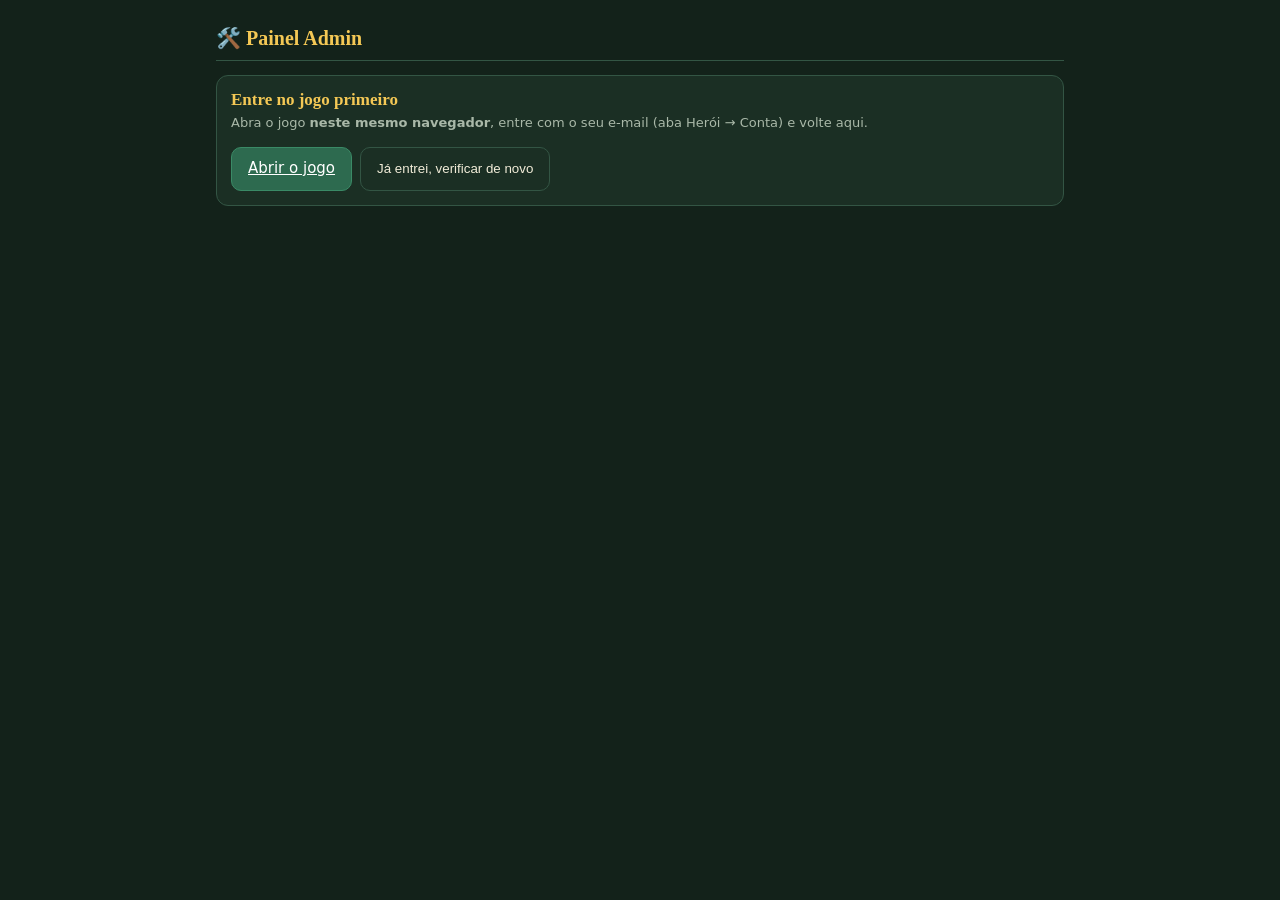
<file: admin.html>
<!DOCTYPE html>
<html lang="pt-BR">
<head>
<meta charset="utf-8">
<meta name="viewport" content="width=device-width, initial-scale=1">
<meta name="robots" content="noindex, nofollow">
<title>Painel Admin — Guardiões do Baú</title>
<style>
  :root {
    --bg: #13221a; --panel: #1b2f24; --panel2: #223a2d; --line: #335544; --text: #f1ecd8; --muted: #a9b8a8;
    --gold: #f4c855; --green: #2d6a4f; --green2: #3a8a66; --red: #b4413a; --cream: #f6f2e2; --ink: #28251e;
  }
  * { box-sizing: border-box; }
  html, body { margin: 0; background: var(--bg); color: var(--text); font: 15px/1.45 system-ui, -apple-system, "Segoe UI", Roboto, Arial, sans-serif; }
  .wrap { max-width: 880px; margin: 0 auto; padding: 14px 16px 60px; }
  header { display: flex; align-items: center; justify-content: space-between; gap: 10px; padding: 12px 0 10px; border-bottom: 1px solid var(--line); margin-bottom: 14px; }
  h1 { margin: 0; font: 700 20px Georgia, serif; color: var(--gold); }
  h2 { margin: 0 0 4px; font: 700 17px Georgia, serif; color: var(--gold); }
  .who { color: var(--muted); font-size: 13px; text-align: right; }
  .hidden { display: none !important; }
  .card { background: var(--panel); border: 1px solid var(--line); border-radius: 12px; padding: 14px; margin-bottom: 14px; }
  .note { color: var(--muted); font-size: 13px; margin: 2px 0 10px; }
  .warn { background: #3a2f18; border: 1px solid #6b5522; color: #f4dfa4; border-radius: 10px; padding: 9px 11px; font-size: 13px; margin: 8px 0; }
  .tabs { display: flex; gap: 6px; flex-wrap: wrap; margin-bottom: 14px; }
  .tab { flex: 1 1 auto; border: 1px solid var(--line); background: var(--panel); color: var(--text); padding: 10px 12px; border-radius: 10px; font: 600 14px inherit; cursor: pointer; }
  .tab.on { background: var(--green); border-color: var(--green2); color: #fff; }
  label { display: block; font-size: 13px; color: var(--muted); margin: 8px 0 3px; }
  input[type=text], input[type=number], select, textarea { width: 100%; background: var(--cream); color: var(--ink); border: 1px solid #cfc6a8; border-radius: 8px; padding: 9px 10px; font: 15px inherit; }
  input[type=checkbox] { width: 18px; height: 18px; accent-color: var(--green); vertical-align: middle; margin-right: 6px; }
  .check { display: flex; align-items: center; color: var(--text); font-size: 14px; margin: 10px 0 2px; }
  .grid { display: grid; grid-template-columns: repeat(auto-fit, minmax(150px, 1fr)); gap: 0 12px; }
  .btn { background: var(--green); color: #fff; border: 1px solid var(--green2); border-radius: 10px; padding: 10px 16px; font: 700 14px inherit; cursor: pointer; }
  .btn:hover { background: var(--green2); }
  .btn.ghost { background: transparent; color: var(--text); border-color: var(--line); }
  .btn.small { padding: 6px 10px; font-size: 13px; }
  .btn.red { background: var(--red); border-color: #d5605a; }
  .btn:disabled { opacity: .55; cursor: default; }
  .row { display: flex; gap: 10px; align-items: center; justify-content: space-between; padding: 11px 0; border-top: 1px solid var(--line); }
  .row:first-child { border-top: 0; }
  .row .main { min-width: 0; }
  .row .t { font-weight: 700; }
  .row .s { color: var(--muted); font-size: 13px; }
  .row .acts { display: flex; gap: 6px; flex-shrink: 0; flex-wrap: wrap; justify-content: flex-end; }
  .chip { display: inline-block; font-size: 11px; font-weight: 700; padding: 1px 7px; border-radius: 99px; background: #2f6b4a; color: #d8f5e4; margin-left: 6px; vertical-align: 1px; }
  .chip.off { background: #5a3a38; color: #f3cfcb; }
  .actions { display: flex; gap: 8px; margin-top: 14px; flex-wrap: wrap; }
  .log { font: 12px/1.4 ui-monospace, Consolas, monospace; color: var(--muted); word-break: break-all; }
  #toast { position: fixed; left: 50%; bottom: 18px; transform: translateX(-50%); background: #0e1a13; border: 1px solid var(--gold); color: var(--text); padding: 10px 16px; border-radius: 10px; max-width: 92vw; z-index: 9; box-shadow: 0 6px 24px rgba(0,0,0,.5); }
  #toast.err { border-color: #d5605a; color: #ffd9d6; }
  a { color: var(--gold); }
</style>
</head>
<body>
<div class="wrap">
  <header>
    <h1>🛠️ Painel Admin</h1>
    <div class="who" id="who"></div>
  </header>

  <!-- ===== PORTÃO (login / sem permissão) ===== -->
  <section id="gate" class="card">
    <h2 id="gate-title">Verificando…</h2>
    <p class="note" id="gate-text"></p>
    <div class="actions" id="gate-actions"></div>
  </section>

  <!-- ===== PAINEL ===== -->
  <section id="app" class="hidden">
    <div class="tabs" id="tabs">
      <button class="tab on" data-tab="shop">🛒 Loja</button>
      <button class="tab" data-tab="gift">🎁 Presentear</button>
      <button class="tab" data-tab="gear">⚔️ Equipamentos</button>
      <button class="tab" data-tab="log">📜 Histórico</button>
    </div>

    <!-- LOJA -->
    <div id="tab-shop">
      <div class="card">
        <h2>Pacotes à venda por 💠 Cristais</h2>
        <p class="note">Aparecem na loja do jogo na hora, sem mexer no código.</p>
        <div id="shop-list"></div>
      </div>
      <div class="card">
        <h2 id="shop-form-title">Novo pacote</h2>
        <div class="warn">Por regra (ECA Digital), Cristais <b>não</b> podem comprar chaves, baús, gemas nem nada aleatório. Por isso um pacote só pode ter: essências, ingressos, ração e horas de ouro.</div>
        <div class="grid">
          <div><label for="s-name">Nome</label><input type="text" id="s-name" maxlength="30" placeholder="Pacote do Ferreiro"></div>
          <div><label for="s-icon">Ícone (emoji)</label><input type="text" id="s-icon" maxlength="4" placeholder="🔨"></div>
          <div><label for="s-price">Preço em 💠</label><input type="number" id="s-price" min="1" max="100000" step="1" value="100"></div>
        </div>
        <label for="s-descr">Descrição (opcional)</label>
        <input type="text" id="s-descr" maxlength="120" placeholder="Tudo para forjar suas peças">
        <div class="grid">
          <div><label for="s-ess">🔥 Essências</label><input type="number" id="s-ess" min="0" max="5000" step="1" value="0"></div>
          <div><label for="s-tix">🎟️ Ingressos</label><input type="number" id="s-tix" min="0" max="50" step="1" value="0"></div>
          <div><label for="s-pet">🍖 Ração</label><input type="number" id="s-pet" min="0" max="5000" step="1" value="0"></div>
          <div><label for="s-gh">🪙 Horas de ouro</label><input type="number" id="s-gh" min="0" max="48" step="1" value="0"></div>
        </div>
        <div class="check"><input type="checkbox" id="s-once" checked><label for="s-once" style="margin:0;color:inherit;font-size:14px;">Só 1 compra por conta</label></div>
        <div class="check"><input type="checkbox" id="s-active" checked><label for="s-active" style="margin:0;color:inherit;font-size:14px;">Ativo (visível na loja)</label></div>
        <div class="actions">
          <button class="btn" id="s-save">Salvar pacote</button>
          <button class="btn ghost" id="s-new">Limpar / novo</button>
        </div>
      </div>
    </div>

    <!-- PRESENTES -->
    <div id="tab-gift" class="hidden">
      <div class="card">
        <h2>Enviar presente</h2>
        <p class="note">O presente vai para a <b>Caixa de mensagens</b> do jogador, e ele resgata quando quiser. Aparece em até 1 minuto se ele estiver jogando, ou ao abrir o jogo.</p>
        <label for="g-name">ID do jogador (8 números) ou nome</label>
        <input type="text" id="g-name" list="dl-players" maxlength="16" placeholder="Ex.: 48213907 — ou parte do nome" autocomplete="off" inputmode="text">
        <datalist id="dl-players"></datalist>
        <div class="note" id="g-who" style="margin-top:6px;min-height:18px;"></div>
        <div class="check"><input type="checkbox" id="g-all"><label for="g-all" style="margin:0;color:inherit;font-size:14px;">Enviar para <b>TODOS</b> os jogadores (evento)</label></div>
        <div class="grid" style="margin-top:6px;">
          <div><label for="g-gold">🪙 Ouro</label><input type="number" id="g-gold" min="0" step="1" value="0"></div>
          <div><label for="g-ess">🔥 Essências</label><input type="number" id="g-ess" min="0" max="50000" step="1" value="0"></div>
          <div><label for="g-keys">🔑 Chaves</label><input type="number" id="g-keys" min="0" max="1000" step="1" value="0"></div>
          <div><label for="g-gems">💎 Gemas</label><input type="number" id="g-gems" min="0" max="100000" step="1" value="0"></div>
          <div><label for="g-tix">🎟️ Ingressos</label><input type="number" id="g-tix" min="0" max="50" step="1" value="0"></div>
          <div><label for="g-pet">🍖 Ração</label><input type="number" id="g-pet" min="0" max="5000" step="1" value="0"></div>
          <div><label for="g-gh">🪙 Horas de ouro</label><input type="number" id="g-gh" min="0" max="48" step="1" value="0"></div>
          <div><label for="g-cry">💠 Cristais</label><input type="number" id="g-cry" min="0" max="100000" step="1" value="0"></div>
        </div>
        <div class="grid">
          <div><label for="g-gear">⚔️ Equipamento especial</label><select id="g-gear"><option value="">— nenhum —</option></select></div>
          <div><label for="g-rar">Raridade da peça</label>
            <select id="g-rar"><option value="common">Comum</option><option value="uncommon">Incomum</option><option value="rare">Raro</option><option value="epic" selected>Épico</option><option value="legendary">Lendário</option><option value="mythic">Mítico</option></select></div>
        </div>
        <label for="g-msg">Mensagem (opcional, aparece para o jogador)</label>
        <input type="text" id="g-msg" maxlength="60" placeholder="Prêmio do evento de domingo!">
        <div class="note" style="margin-top:8px;">Para todos: Cristais ficam limitados a 1.000 por jogador. Os Cristais só entram na carteira quando o jogador resgata. Equipamentos só podem ser de peças já criadas na aba Equipamentos.</div>
        <div class="actions"><button class="btn" id="g-send">🎁 Enviar presente</button></div>
      </div>
    </div>

    <!-- EQUIPAMENTOS -->
    <div id="tab-gear" class="hidden">
      <div class="card">
        <h2>Equipamentos criados por você</h2>
        <p class="note">Entram nos baús junto com as peças do jogo. Desativar faz a peça parar de cair, mas quem já tem continua com ela.</p>
        <div id="gear-list"></div>
      </div>
      <div class="card">
        <h2 id="gear-form-title">Novo equipamento</h2>
        <div class="grid">
          <div><label for="i-name">Nome</label><input type="text" id="i-name" maxlength="24" placeholder="Espada do Dragão"></div>
          <div><label for="i-slot">Espaço</label><select id="i-slot"></select></div>
          <div id="i-art-wrap"><label for="i-art">Aparência (só arma)</label>
            <select id="i-art"><option value="sword">Espada</option><option value="axe">Machado</option><option value="spear">Lança</option><option value="staff">Cajado</option></select></div>
        </div>
        <div class="grid">
          <div><label for="i-a">Ataque × (1 = normal)</label><input type="number" id="i-a" min="0.3" max="1.6" step="0.05" value="1"></div>
          <div><label for="i-h">Vida × (1 = normal)</label><input type="number" id="i-h" min="0.3" max="1.6" step="0.05" value="1"></div>
          <div><label for="i-min">Só cai a partir de</label>
            <select id="i-min"><option value="common">Comum</option><option value="uncommon">Incomum</option><option value="rare">Raro</option><option value="epic">Épico</option><option value="legendary">Lendário</option><option value="mythic">Mítico</option></select></div>
          <div><label for="i-w">Chance de queda (1 = normal)</label><input type="number" id="i-w" min="0.05" max="5" step="0.05" value="1"></div>
        </div>
        <div class="grid">
          <div><label for="i-trait">Bônus</label>
            <select id="i-trait"><option value="">— nenhum —</option><option value="crit">🎯 Crítico</option><option value="aspd">⚡ Vel. de ataque</option><option value="ls">🩸 Roubo de vida</option><option value="skill">✨ Dano de habilidade</option><option value="gold">🪙 Ouro</option><option value="xp">📖 Experiência</option><option value="defp">🛡️ Defesa</option></select></div>
          <div><label for="i-tb">Valor base do bônus</label><input type="number" id="i-tb" min="0" max="10" step="0.5" value="2"></div>
        </div>
        <div class="note" id="i-preview" style="margin-top:8px;"></div>
        <div class="warn">Dica: 1,00 é igual às peças do jogo. Valores acima de 1,20 ficam bem fortes — combine com "só cai a partir de Épico" e chance de queda baixa (0,2 a 0,5). O jogo já limita o total de cada bônus somando todas as peças.</div>
        <div class="check"><input type="checkbox" id="i-active" checked><label for="i-active" style="margin:0;color:inherit;font-size:14px;">Ativo (pode cair nos baús)</label></div>
        <div class="actions">
          <button class="btn" id="i-save">Salvar equipamento</button>
          <button class="btn ghost" id="i-new">Limpar / novo</button>
        </div>
      </div>
    </div>

    <!-- HISTÓRICO -->
    <div id="tab-log" class="hidden">
      <div class="card">
        <h2>Últimas ações</h2>
        <p class="note">Tudo o que o painel faz fica registrado.</p>
        <div id="log-list"></div>
      </div>
    </div>
  </section>
</div>
<div id="toast" class="hidden"></div>

<script src="config.js"></script>
<script>
(function () {
  'use strict';
  var $ = function (id) { return document.getElementById(id); };
  var esc = function (s) { return String(s == null ? '' : s).replace(/[&<>"']/g, function (c) { return { '&': '&amp;', '<': '&lt;', '>': '&gt;', '"': '&quot;', "'": '&#39;' }[c]; }); };
  var C = window.GAME_CONFIG || {};
  var BASE = String(C.SUPABASE_URL || '').replace(/\/+$/, ''), KEY = C.SUPABASE_ANON_KEY || '';
  var SESSION_KEY = 'guardioes_session_v1';

  var SLOTS = { weapon: 'Arma', armor: 'Armadura', gloves: 'Luvas', ring: 'Anel', helmet: 'Elmo', amulet: 'Amuleto', boots: 'Botas', shield: 'Escudo', cape: 'Capa', belt: 'Cinto', legs: 'Grevas', relic: 'Relíquia' };
  var TRAITS = { crit: '🎯 Crítico', aspd: '⚡ Vel. de ataque', ls: '🩸 Roubo de vida', skill: '✨ Dano de habilidade', gold: '🪙 Ouro', xp: '📖 Experiência', defp: '🛡️ Defesa' };
  var RAR = { common: ['Comum', 1], uncommon: ['Incomum', 1.35], rare: ['Raro', 1.85], epic: ['Épico', 2.5], legendary: ['Lendário', 3.45], mythic: ['Mítico', 4.8] };
  var ERR = {
    forbidden: 'Sem permissão: esta conta não é administradora.', invalid_id: 'Nome inválido para gerar o código do item.', invalid_name: 'Nome inválido (use até 24–30 letras, sem < > & ").',
    invalid_descr: 'Descrição inválida (até 120 letras, sem < > & ").', invalid_icon: 'Ícone inválido (use 1 emoji).', invalid_price: 'Preço inválido (1 a 100.000).',
    empty_payload: 'Coloque pelo menos uma recompensa (e, na loja, só essências, ingressos, ração ou horas de ouro).', not_bundle: 'Esse código já pertence a um item fixo da loja.',
    invalid_slot: 'Espaço inválido.', invalid_mult: 'Ataque × e Vida × devem ficar entre 0,3 e 1,6.', invalid_trait: 'Bônus inválido.', invalid_trait_base: 'Valor base do bônus: de 0,5 a 10.',
    invalid_rarity: 'Raridade inválida.', invalid_weight: 'Chance de queda: de 0,05 a 5.', no_player: 'Jogador não encontrado (confira o ID ou o nome exato).',
    unknown_item: 'Equipamento não encontrado. Crie e salve primeiro na aba Equipamentos.', invalid_msg: 'Mensagem inválida (até 60 letras, sem < > & ").'
  };

  /* ---------- sessão (a mesma do jogo) ---------- */
  var session = null;
  function loadSession() { try { var s = JSON.parse(localStorage.getItem(SESSION_KEY) || 'null'); if (s && s.access_token && s.refresh_token) return s; } catch (e) {} return null; }
  function storeSession(s) { session = s; try { if (s) localStorage.setItem(SESSION_KEY, JSON.stringify(s)); else localStorage.removeItem(SESSION_KEY); } catch (e) {} }
  async function raw(path, body, token) {
    var headers = { apikey: KEY, 'Content-Type': 'application/json' };
    var bearer = token || (KEY.indexOf('sb_') === 0 ? '' : KEY);
    if (bearer) headers.Authorization = 'Bearer ' + bearer;
    try {
      var res = await fetch(BASE + path, { method: 'POST', headers: headers, body: JSON.stringify(body || {}) });
      var data = null; try { data = await res.json(); } catch (e) {}
      return { ok: res.ok, status: res.status, data: data };
    } catch (e) { return { ok: false, status: 0, data: null }; }
  }
  async function getToken() {
    if (!session) return null;
    if (session.expires_at - Date.now() > 60000) return session.access_token;
    var r = await raw('/auth/v1/token?grant_type=refresh_token', { refresh_token: session.refresh_token });
    if (r.ok && r.data && r.data.access_token) {
      storeSession({ access_token: r.data.access_token, refresh_token: r.data.refresh_token || session.refresh_token, expires_at: Date.now() + (Number(r.data.expires_in) || 3600) * 1000, user: r.data.user || session.user });
      return session.access_token;
    }
    return session.expires_at > Date.now() ? session.access_token : null;
  }
  async function rpc(name, args) {
    var t = await getToken();
    if (!t) return { ok: false, status: 401, data: null };
    return raw('/rest/v1/rpc/' + name, args, t);
  }
  /* chama uma função admin e mostra o erro em português; devolve os dados ou null */
  async function call(name, args) {
    var r = await rpc(name, args);
    if (!r.ok) { toast(r.status === 0 ? 'Sem conexão com o servidor.' : r.status === 404 ? 'O servidor ainda não tem o painel: rode o arquivo admin.sql no Supabase.' : 'Erro do servidor (' + r.status + ').', true); return null; }
    var d = r.data;
    if (d && d.ok === false) { toast(ERR[d.error] || ('Erro: ' + d.error), true); return null; }
    return d;
  }

  var tt = 0;
  function toast(msg, bad) { var t = $('toast'); t.textContent = msg; t.className = bad ? 'err' : ''; clearTimeout(tt); tt = setTimeout(function () { t.className = 'hidden'; }, bad ? 6500 : 3200); }
  var slug = function (s, max) { return String(s).normalize('NFD').replace(/[̀-ͯ]/g, '').toLowerCase().replace(/[^a-z0-9]+/g, '_').replace(/^_+|_+$/g, '').slice(0, max); };
  var fmt = function (n) { return Number(n || 0).toLocaleString('pt-BR'); };
  var intv = function (id) { return Math.max(0, Math.floor(Number($(id).value) || 0)); };

  /* ---------- portão ---------- */
  function gate(title, text, actions) {
    $('gate').classList.remove('hidden'); $('app').classList.add('hidden');
    $('gate-title').textContent = title; $('gate-text').innerHTML = text; $('gate-actions').innerHTML = actions || '';
  }
  async function start() {
    if (!BASE || !KEY) { gate('Online não configurado', 'O arquivo <b>config.js</b> ainda está sem o endereço e a chave do Supabase.', ''); return; }
    session = loadSession();
    if (!session) {
      gate('Entre no jogo primeiro', 'Abra o jogo <b>neste mesmo navegador</b>, entre com o seu e-mail (aba Herói → Conta) e volte aqui.',
        '<a class="btn" href="./">Abrir o jogo</a><button class="btn ghost" id="again">Já entrei, verificar de novo</button>');
      $('again').onclick = start; return;
    }
    gate('Verificando permissão…', '', '');
    var r = await rpc('admin_whoami', {});
    if (r.status === 404) { gate('Falta instalar o painel no servidor', 'Rode o arquivo <b>supabase/admin.sql</b> no Supabase (SQL Editor → New query → Run) e atualize esta página.', '<button class="btn" id="again">Atualizar</button>'); $('again').onclick = start; return; }
    if (!r.ok) { gate('Não consegui entrar', 'Sua sessão expirou ou o servidor não respondeu. Abra o jogo, entre de novo e volte aqui.', '<a class="btn" href="./">Abrir o jogo</a><button class="btn ghost" id="again">Tentar de novo</button>'); $('again').onclick = start; return; }
    if (!r.data || !r.data.admin) {
      var em = session.user && session.user.email ? esc(session.user.email) : 'o e-mail de login';
      gate('Esta conta não é de administrador', 'Você está logado como <b>' + em + '</b>. No Supabase, abra o SQL Editor, coloque esse e-mail na última linha do <b>admin.sql</b> (no lugar de SEU_EMAIL_AQUI) e rode de novo.', '<button class="btn" id="again">Verificar de novo</button>');
      $('again').onclick = start; return;
    }
    $('who').textContent = 'Admin: ' + ((session.user && session.user.email) || '');
    $('gate').classList.add('hidden'); $('app').classList.remove('hidden');
    await Promise.all([loadShop(), loadGear()]);
  }

  /* ---------- abas ---------- */
  var tabs = ['shop', 'gift', 'gear', 'log'];
  $('tabs').addEventListener('click', function (e) {
    var b = e.target.closest('.tab'); if (!b) return;
    var t = b.getAttribute('data-tab');
    tabs.forEach(function (x) { $('tab-' + x).classList.toggle('hidden', x !== t); });
    document.querySelectorAll('#tabs .tab').forEach(function (x) { x.classList.toggle('on', x === b); });
    if (t === 'log') loadLog();
    if (t === 'gift') fillGearSelect();
  });

  /* ---------- LOJA ---------- */
  var shop = [], editingShop = null;
  function contents(p) {
    return [p.essences ? fmt(p.essences) + ' 🔥' : '', p.tickets ? p.tickets + ' 🎟️' : '', p.petFood ? fmt(p.petFood) + ' 🍖' : '', p.goldHours ? p.goldHours + 'h de ouro' : ''].filter(Boolean).join(' • ');
  }
  async function loadShop() {
    var d = await call('admin_list_shop', {}); if (!d) return;
    shop = d.items || [];
    $('shop-list').innerHTML = shop.length ? shop.map(function (it, i) {
      return '<div class="row"><div class="main"><div class="t">' + esc(it.icon || '🎁') + ' ' + esc(it.name) + ' — ' + fmt(it.price) + ' 💠' + (it.active ? '<span class="chip">ativo</span>' : '<span class="chip off">desativado</span>') + '</div>' +
        '<div class="s">' + esc(contents(it.payload || {})) + (it.one_time ? ' · 1 por conta' : ' · pode comprar várias vezes') + (it.descr ? ' · ' + esc(it.descr) : '') + '</div></div>' +
        '<div class="acts"><button class="btn small ghost" data-edit="' + i + '">Editar</button><button class="btn small ' + (it.active ? 'red' : '') + '" data-toggle="' + i + '">' + (it.active ? 'Desativar' : 'Ativar') + '</button></div></div>';
    }).join('') : '<p class="note">Nenhum pacote ainda.</p>';
  }
  function shopArgs(it, over) {
    var o = Object.assign({}, it, over || {});
    return { p_id: o.id, p_name: o.name, p_descr: o.descr || '', p_icon: o.icon || '', p_price: o.price, p_payload: o.payload || {}, p_one_time: !!o.one_time, p_active: !!o.active, p_sort: o.sort || 100 };
  }
  function shopReset() {
    editingShop = null; $('shop-form-title').textContent = 'Novo pacote';
    ['s-name', 's-icon', 's-descr'].forEach(function (id) { $(id).value = ''; });
    $('s-price').value = 100; ['s-ess', 's-tix', 's-pet', 's-gh'].forEach(function (id) { $(id).value = 0; });
    $('s-once').checked = true; $('s-active').checked = true;
  }
  $('s-new').onclick = shopReset;
  $('shop-list').addEventListener('click', async function (e) {
    var ed = e.target.closest('[data-edit]'), tg = e.target.closest('[data-toggle]');
    if (ed) {
      var it = shop[Number(ed.getAttribute('data-edit'))], p = it.payload || {};
      editingShop = it.id; $('shop-form-title').textContent = 'Editando: ' + it.name;
      $('s-name').value = it.name || ''; $('s-icon').value = it.icon || ''; $('s-descr').value = it.descr || ''; $('s-price').value = it.price;
      $('s-ess').value = p.essences || 0; $('s-tix').value = p.tickets || 0; $('s-pet').value = p.petFood || 0; $('s-gh').value = p.goldHours || 0;
      $('s-once').checked = !!it.one_time; $('s-active').checked = !!it.active;
      $('s-name').scrollIntoView({ behavior: 'smooth', block: 'center' });
    } else if (tg) {
      var it2 = shop[Number(tg.getAttribute('data-toggle'))];
      if (await call('admin_save_shop_item', shopArgs(it2, { active: !it2.active }))) { toast(it2.active ? 'Pacote desativado.' : 'Pacote ativado.'); loadShop(); }
    }
  });
  $('s-save').onclick = async function () {
    var name = $('s-name').value.trim();
    if (!name) { toast('Escreva o nome do pacote.', true); return; }
    var id = editingShop;
    if (!id) {
      var base = 'pk_' + (slug(name, 22) || 'novo'); id = base; var n = 2;
      while (shop.some(function (x) { return x.id === id; })) { id = base + '_' + n++; }
    }
    var payload = {};
    [['essences', 's-ess'], ['tickets', 's-tix'], ['petFood', 's-pet'], ['goldHours', 's-gh']].forEach(function (k) { var v = intv(k[1]); if (v > 0) payload[k[0]] = v; });
    var old = shop.find(function (x) { return x.id === id; }) || {};
    var d = await call('admin_save_shop_item', { p_id: id, p_name: name, p_descr: $('s-descr').value.trim(), p_icon: $('s-icon').value.trim(), p_price: intv('s-price'), p_payload: payload, p_one_time: $('s-once').checked, p_active: $('s-active').checked, p_sort: old.sort || 100 });
    if (d) { toast('Pacote salvo! Já aparece na loja do jogo.'); shopReset(); loadShop(); }
  };

  /* ---------- EQUIPAMENTOS ---------- */
  var gear = [], editingGear = null;
  $('i-slot').innerHTML = Object.keys(SLOTS).map(function (k) { return '<option value="' + k + '">' + SLOTS[k] + '</option>'; }).join('');
  function gearPreview() {
    var tr = $('i-trait').value, b = Number($('i-tb').value) || 0;
    $('i-art-wrap').classList.toggle('hidden', $('i-slot').value !== 'weapon');
    if (!tr || b <= 0) { $('i-preview').textContent = 'Sem bônus especial. (Peças Comuns nunca têm bônus.)'; return; }
    $('i-preview').textContent = 'Bônus final por raridade: ' + Object.keys(RAR).slice(1).map(function (k) { return RAR[k][0] + ' +' + Math.max(1, Math.round(b * RAR[k][1])) + '%'; }).join(' · ');
  }
  ['i-slot', 'i-trait', 'i-tb'].forEach(function (id) { $(id).addEventListener('input', gearPreview); });
  function gearReset() {
    editingGear = null; $('gear-form-title').textContent = 'Novo equipamento';
    $('i-name').value = ''; $('i-slot').value = 'weapon'; $('i-art').value = 'sword'; $('i-a').value = 1; $('i-h').value = 1; $('i-min').value = 'common'; $('i-w').value = 1;
    $('i-trait').value = ''; $('i-tb').value = 2; $('i-active').checked = true; gearPreview();
  }
  $('i-new').onclick = gearReset;
  function fillGearSelect() {
    var cur = $('g-gear').value;
    $('g-gear').innerHTML = '<option value="">— nenhum —</option>' + gear.filter(function (g) { return g.active; }).map(function (g) { return '<option value="' + esc(g.id) + '">' + esc(g.name) + ' (' + esc(SLOTS[g.slot] || g.slot) + ')</option>'; }).join('');
    $('g-gear').value = cur;
  }
  async function loadGear() {
    var r = await rpc('get_custom_items', {});
    if (!r.ok || !Array.isArray(r.data)) { toast('Não consegui carregar os equipamentos (rode o admin.sql).', true); return; }
    gear = r.data;
    $('gear-list').innerHTML = gear.length ? gear.map(function (g, i) {
      return '<div class="row"><div class="main"><div class="t">' + esc(g.name) + ' <span class="s">(' + esc(SLOTS[g.slot] || g.slot) + ')</span>' + (g.active ? '<span class="chip">ativo</span>' : '<span class="chip off">desativado</span>') + '</div>' +
        '<div class="s">Ataque ×' + Number(g.a).toFixed(2) + ' · Vida ×' + Number(g.h).toFixed(2) + (g.trait ? ' · ' + esc(TRAITS[g.trait] || g.trait) + ' base ' + g.tb : ' · sem bônus') +
        ' · a partir de ' + esc((RAR[g.minR] || ['?'])[0]) + ' · chance ' + Number(g.w).toFixed(2) + '</div></div>' +
        '<div class="acts"><button class="btn small ghost" data-edit="' + i + '">Editar</button><button class="btn small ' + (g.active ? 'red' : '') + '" data-toggle="' + i + '">' + (g.active ? 'Desativar' : 'Ativar') + '</button></div></div>';
    }).join('') : '<p class="note">Nenhum equipamento criado ainda.</p>';
    fillGearSelect();
  }
  function gearArgs(g, over) {
    var o = Object.assign({}, g, over || {});
    return { p_id: o.id, p_slot: o.slot, p_name: o.name, p_a: Number(o.a), p_h: Number(o.h), p_trait: o.trait || '', p_trait_base: Number(o.tb) || 0, p_art: o.art || '', p_min_rarity: o.minR || 'common', p_weight: Number(o.w), p_active: !!o.active };
  }
  $('gear-list').addEventListener('click', async function (e) {
    var ed = e.target.closest('[data-edit]'), tg = e.target.closest('[data-toggle]');
    if (ed) {
      var g = gear[Number(ed.getAttribute('data-edit'))];
      editingGear = g.id; $('gear-form-title').textContent = 'Editando: ' + g.name;
      $('i-name').value = g.name; $('i-slot').value = g.slot; $('i-art').value = g.art || 'sword'; $('i-a').value = g.a; $('i-h').value = g.h; $('i-min').value = g.minR || 'common';
      $('i-w').value = g.w; $('i-trait').value = g.trait || ''; $('i-tb').value = g.tb || 2; $('i-active').checked = !!g.active; gearPreview();
      $('i-name').scrollIntoView({ behavior: 'smooth', block: 'center' });
    } else if (tg) {
      var g2 = gear[Number(tg.getAttribute('data-toggle'))];
      if (await call('admin_save_custom_item', gearArgs(g2, { active: !g2.active }))) { toast(g2.active ? 'Equipamento desativado.' : 'Equipamento ativado.'); loadGear(); }
    }
  });
  $('i-save').onclick = async function () {
    var name = $('i-name').value.trim();
    if (!name) { toast('Escreva o nome do equipamento.', true); return; }
    var id = editingGear;
    if (!id) {
      var base = 'c_' + (slug(name, 24) || 'peca'); id = base; var n = 2;
      while (gear.some(function (x) { return x.id === id; })) { id = base + '_' + n++; }
    }
    var tr = $('i-trait').value, slot = $('i-slot').value;
    var d = await call('admin_save_custom_item', {
      p_id: id, p_slot: slot, p_name: name, p_a: Number($('i-a').value) || 1, p_h: Number($('i-h').value) || 1, p_trait: tr, p_trait_base: tr ? (Number($('i-tb').value) || 0) : 0,
      p_art: slot === 'weapon' ? $('i-art').value : '', p_min_rarity: $('i-min').value, p_weight: Number($('i-w').value) || 1, p_active: $('i-active').checked
    });
    if (d) { toast('Equipamento salvo! Os jogadores recebem a peça nova ao abrir o jogo.'); gearReset(); loadGear(); }
  };

  /* ---------- PRESENTES ---------- */
  var st = 0, who = null;   // who = jogador confirmado na busca {name, public_id}
  function whoShow(p, msg) {
    who = p || null;
    $('g-who').innerHTML = p ? '✅ <b>' + esc(p.name) + '</b> · ID ' + esc(p.public_id) + ' · Nv. ' + esc(p.level) + (p.banned ? ' · <b>BANIDO</b>' : '') : esc(msg || '');
  }
  $('g-name').addEventListener('input', function () {
    clearTimeout(st); var q = $('g-name').value.trim().replace(/^#/, ''); who = null; $('g-who').textContent = ''; if (!q) return;
    st = setTimeout(async function () {
      var r = await rpc('admin_search_players', { p_q: q });
      var list = (r.ok && r.data && r.data.players) || [];
      $('dl-players').innerHTML = list.map(function (p) { return '<option value="' + esc(p.public_id || p.name) + '">' + esc(p.name) + ' · Nv. ' + esc(p.level) + ' · fase ' + esc(p.best_idx) + '</option>'; }).join('');
      var exact = list.filter(function (p) { return String(p.public_id) === q || p.name.toLowerCase() === q.toLowerCase(); });
      if (exact.length === 1) whoShow(exact[0]);
      else if (/^[0-9]{8}$/.test(q)) whoShow(null, 'Nenhum jogador com esse ID.');
      else if (list.length > 1) whoShow(null, list.length + ' jogadores parecidos: escolha um da lista (ou digite o ID).');
      else whoShow(null, 'Nenhum jogador encontrado.');
    }, 250);
  });
  $('g-all').addEventListener('change', function () { $('g-name').disabled = $('g-all').checked; if ($('g-all').checked) { who = null; $('g-who').textContent = ''; } });
  $('g-send').onclick = async function () {
    var all = $('g-all').checked, target = $('g-name').value.trim().replace(/^#/, '');
    if (!all && !target) { toast('Digite o ID ou o nome do jogador (ou marque "todos").', true); return; }
    var payload = {}, parts = [];
    [['gold', 'g-gold', '🪙 ouro'], ['essences', 'g-ess', '🔥 essências'], ['keys', 'g-keys', '🔑 chaves'], ['gems', 'g-gems', '💎 gemas'], ['tickets', 'g-tix', '🎟️ ingressos'],
     ['petFood', 'g-pet', '🍖 ração'], ['goldHours', 'g-gh', 'h de ouro'], ['crystals', 'g-cry', '💠 cristais']].forEach(function (k) {
      var v = intv(k[1]); if (v > 0) { payload[k[0]] = v; parts.push(fmt(v) + ' ' + k[2]); }
    });
    var gid = $('g-gear').value;
    if (gid) { payload.gear = { id: gid, rarity: $('g-rar').value }; var g = gear.find(function (x) { return x.id === gid; }); parts.push('1 ' + (g ? g.name : gid) + ' (' + RAR[$('g-rar').value][0] + ')'); }
    if (!parts.length) { toast('Escolha pelo menos uma recompensa.', true); return; }
    if (!confirm('Enviar para ' + (all ? 'TODOS os jogadores' : (who ? who.name + ' (ID ' + who.public_id + ')' : '"' + target + '"')) + ':\n\n' + parts.join('\n') + '\n\nNão dá para desfazer. Confirmar?')) return;
    $('g-send').disabled = true;
    var d = await call('admin_gift', { p_target: all ? '*' : target, p_payload: payload, p_msg: $('g-msg').value.trim() });
    $('g-send').disabled = false;
    if (d) {
      toast(d.player ? 'Presente enviado para ' + d.player + ' (ID ' + d.public_id + ')! Está na caixa de mensagens dele.' : 'Presente enviado para ' + d.count + (d.count === 1 ? ' jogador!' : ' jogadores!') + ' Está na caixa de mensagens.');
      ['g-gold', 'g-ess', 'g-keys', 'g-gems', 'g-tix', 'g-pet', 'g-gh', 'g-cry'].forEach(function (id) { $(id).value = 0; }); $('g-gear').value = ''; $('g-msg').value = '';
    }
  };

  /* ---------- HISTÓRICO ---------- */
  var ACT = { shop_save: '🛒 Pacote salvo', item_save: '⚔️ Equipamento salvo', gift: '🎁 Presente enviado' };
  async function loadLog() {
    var d = await call('admin_recent_log', {}); if (!d) return;
    $('log-list').innerHTML = (d.log || []).length ? d.log.map(function (l) {
      return '<div class="row"><div class="main"><div class="t">' + esc(ACT[l.action] || l.action) + '</div><div class="s">' + esc(new Date(l.at).toLocaleString('pt-BR')) + '</div><div class="log">' + esc(JSON.stringify(l.detail || {})) + '</div></div></div>';
    }).join('') : '<p class="note">Nada registrado ainda.</p>';
  }

  gearReset(); shopReset();
  start();
})();
</script>
</body>
</html>
</file>
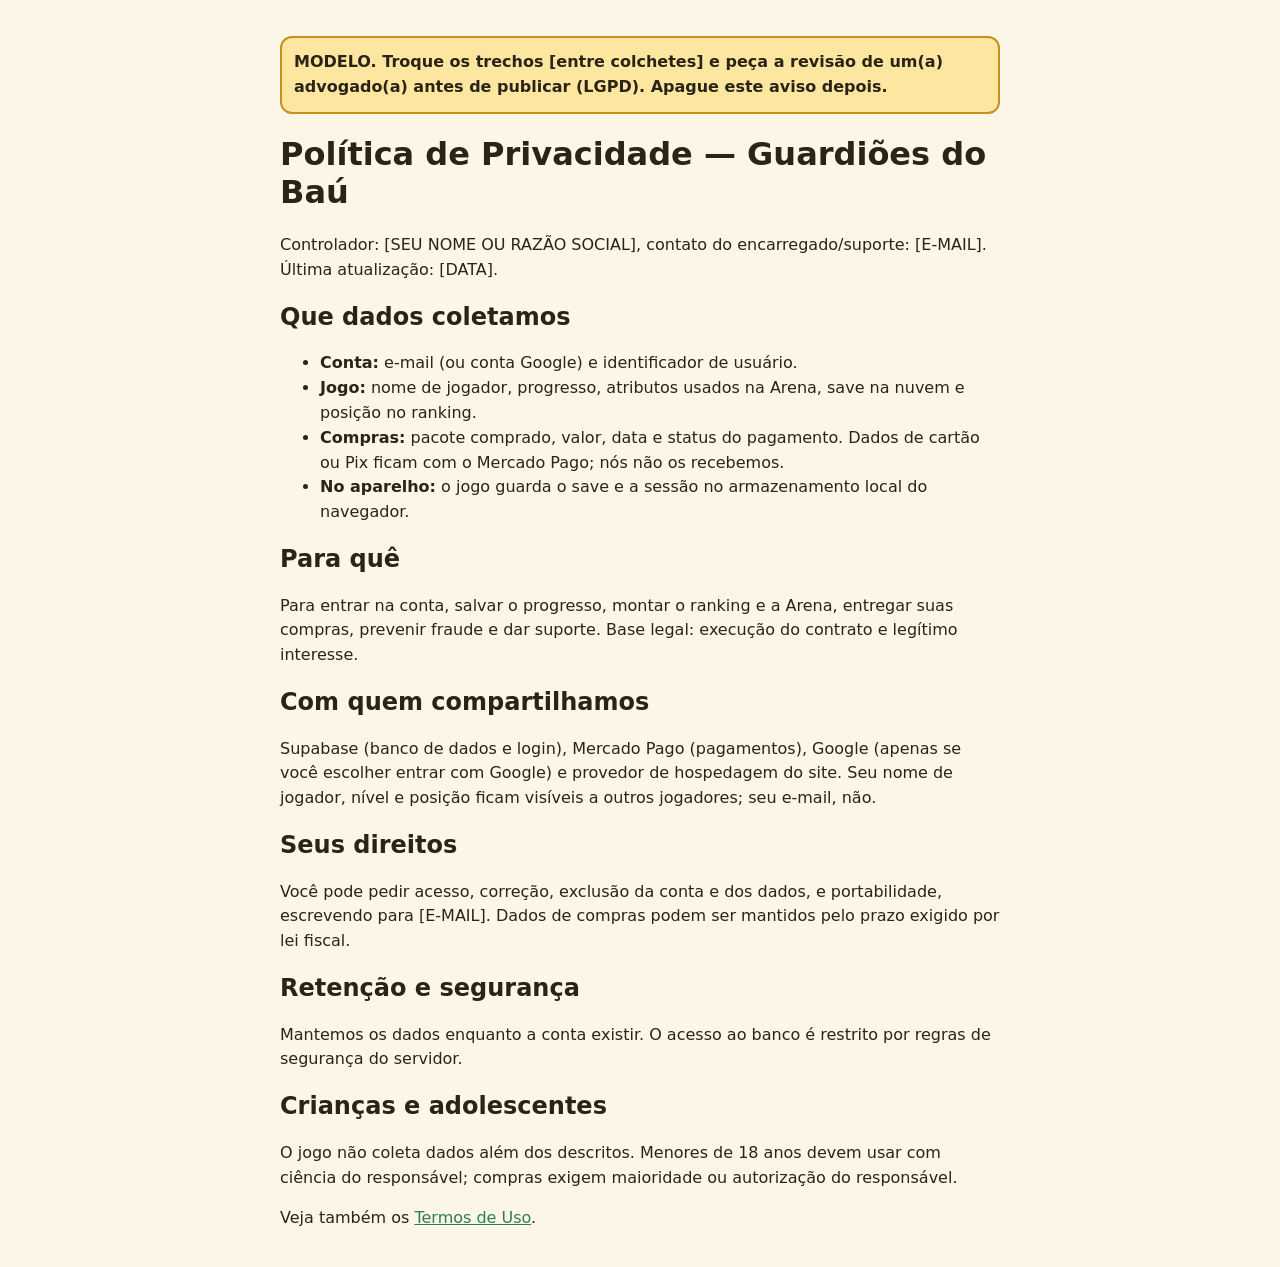
<file: privacidade.html>
<!doctype html><html lang="pt-BR"><head><meta charset="utf-8"><meta name="viewport" content="width=device-width,initial-scale=1"><title>Política de Privacidade — Guardiões do Baú</title>
<style>body{font:16px/1.55 system-ui,sans-serif;max-width:720px;margin:0 auto;padding:20px;color:#2a2418;background:#fbf6e6}h1,h2{font-family:system-ui;line-height:1.2}.aviso{background:#fde7a0;border:2px solid #c98f1d;border-radius:12px;padding:12px;font-weight:700}a{color:#2f7e5a}</style></head><body>
<p class="aviso">MODELO. Troque os trechos [entre colchetes] e peça a revisão de um(a) advogado(a) antes de publicar (LGPD). Apague este aviso depois.</p>
<h1>Política de Privacidade — Guardiões do Baú</h1>
<p>Controlador: [SEU NOME OU RAZÃO SOCIAL], contato do encarregado/suporte: [E-MAIL]. Última atualização: [DATA].</p>
<h2>Que dados coletamos</h2><ul><li><b>Conta:</b> e-mail (ou conta Google) e identificador de usuário.</li><li><b>Jogo:</b> nome de jogador, progresso, atributos usados na Arena, save na nuvem e posição no ranking.</li><li><b>Compras:</b> pacote comprado, valor, data e status do pagamento. Dados de cartão ou Pix ficam com o Mercado Pago; nós não os recebemos.</li><li><b>No aparelho:</b> o jogo guarda o save e a sessão no armazenamento local do navegador.</li></ul>
<h2>Para quê</h2><p>Para entrar na conta, salvar o progresso, montar o ranking e a Arena, entregar suas compras, prevenir fraude e dar suporte. Base legal: execução do contrato e legítimo interesse.</p>
<h2>Com quem compartilhamos</h2><p>Supabase (banco de dados e login), Mercado Pago (pagamentos), Google (apenas se você escolher entrar com Google) e provedor de hospedagem do site. Seu nome de jogador, nível e posição ficam visíveis a outros jogadores; seu e-mail, não.</p>
<h2>Seus direitos</h2><p>Você pode pedir acesso, correção, exclusão da conta e dos dados, e portabilidade, escrevendo para [E-MAIL]. Dados de compras podem ser mantidos pelo prazo exigido por lei fiscal.</p>
<h2>Retenção e segurança</h2><p>Mantemos os dados enquanto a conta existir. O acesso ao banco é restrito por regras de segurança do servidor.</p>
<h2>Crianças e adolescentes</h2><p>O jogo não coleta dados além dos descritos. Menores de 18 anos devem usar com ciência do responsável; compras exigem maioridade ou autorização do responsável.</p>
<p>Veja também os <a href="termos.html">Termos de Uso</a>.</p></body></html>
</file>
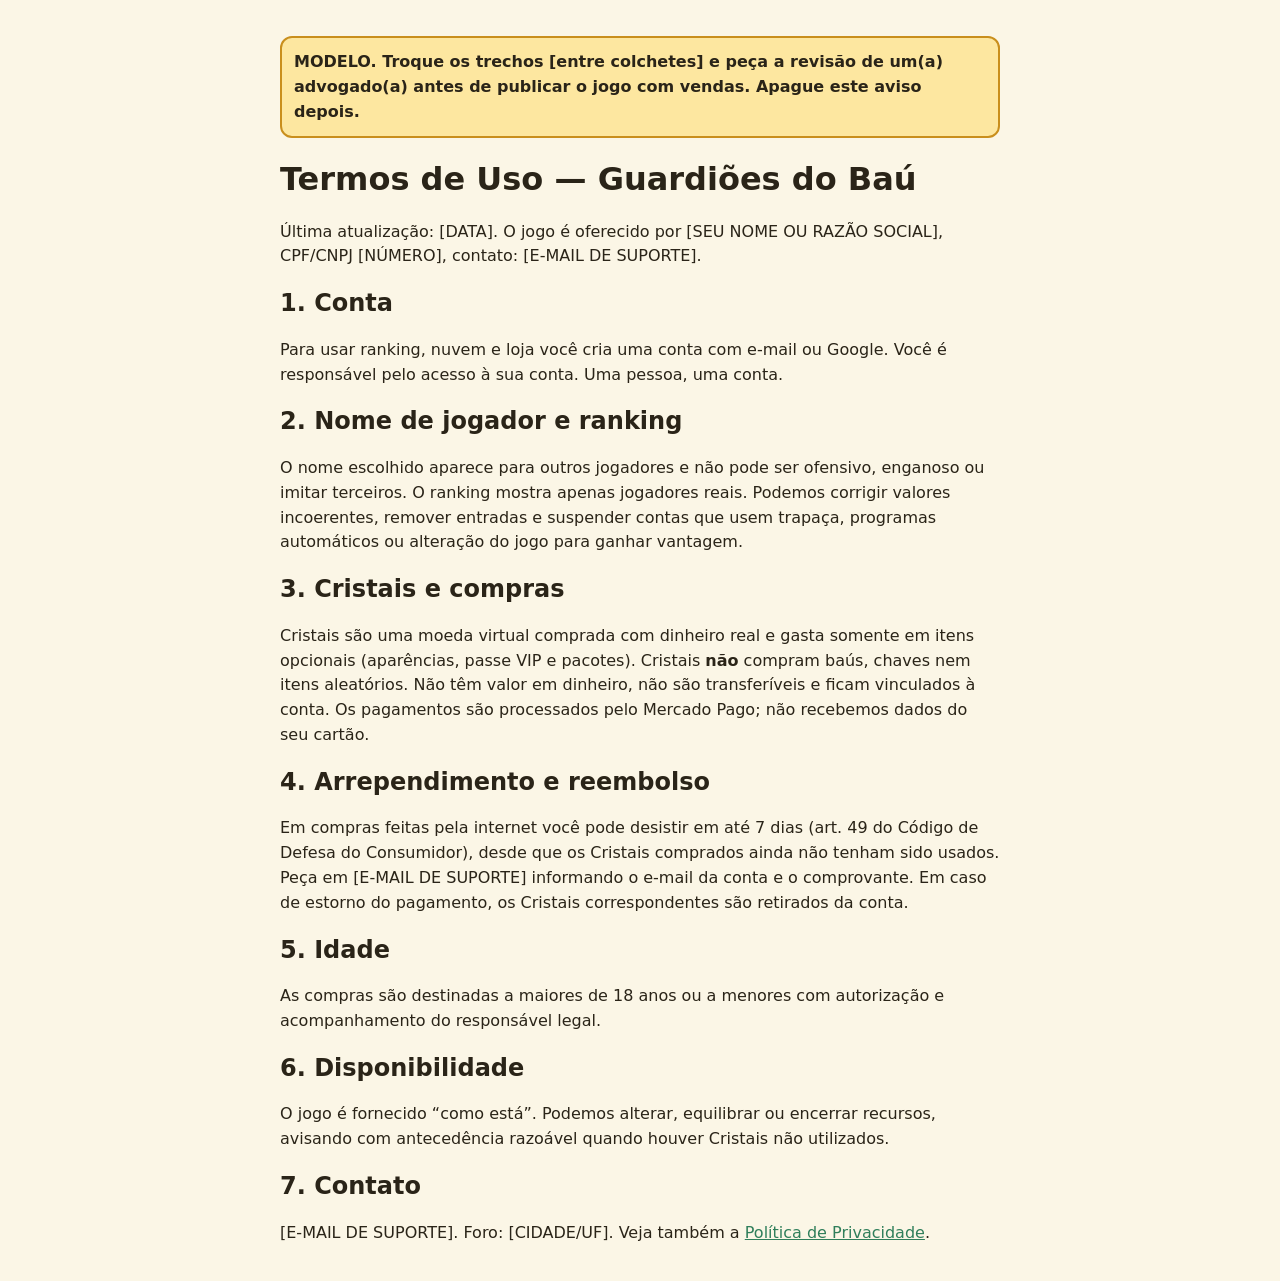
<file: termos.html>
<!doctype html><html lang="pt-BR"><head><meta charset="utf-8"><meta name="viewport" content="width=device-width,initial-scale=1"><title>Termos de Uso — Guardiões do Baú</title>
<style>body{font:16px/1.55 system-ui,sans-serif;max-width:720px;margin:0 auto;padding:20px;color:#2a2418;background:#fbf6e6}h1,h2{font-family:system-ui;line-height:1.2}.aviso{background:#fde7a0;border:2px solid #c98f1d;border-radius:12px;padding:12px;font-weight:700}a{color:#2f7e5a}</style></head><body>
<p class="aviso">MODELO. Troque os trechos [entre colchetes] e peça a revisão de um(a) advogado(a) antes de publicar o jogo com vendas. Apague este aviso depois.</p>
<h1>Termos de Uso — Guardiões do Baú</h1>
<p>Última atualização: [DATA]. O jogo é oferecido por [SEU NOME OU RAZÃO SOCIAL], CPF/CNPJ [NÚMERO], contato: [E-MAIL DE SUPORTE].</p>
<h2>1. Conta</h2><p>Para usar ranking, nuvem e loja você cria uma conta com e-mail ou Google. Você é responsável pelo acesso à sua conta. Uma pessoa, uma conta.</p>
<h2>2. Nome de jogador e ranking</h2><p>O nome escolhido aparece para outros jogadores e não pode ser ofensivo, enganoso ou imitar terceiros. O ranking mostra apenas jogadores reais. Podemos corrigir valores incoerentes, remover entradas e suspender contas que usem trapaça, programas automáticos ou alteração do jogo para ganhar vantagem.</p>
<h2>3. Cristais e compras</h2><p>Cristais são uma moeda virtual comprada com dinheiro real e gasta somente em itens opcionais (aparências, passe VIP e pacotes). Cristais <b>não</b> compram baús, chaves nem itens aleatórios. Não têm valor em dinheiro, não são transferíveis e ficam vinculados à conta. Os pagamentos são processados pelo Mercado Pago; não recebemos dados do seu cartão.</p>
<h2>4. Arrependimento e reembolso</h2><p>Em compras feitas pela internet você pode desistir em até 7 dias (art. 49 do Código de Defesa do Consumidor), desde que os Cristais comprados ainda não tenham sido usados. Peça em [E-MAIL DE SUPORTE] informando o e-mail da conta e o comprovante. Em caso de estorno do pagamento, os Cristais correspondentes são retirados da conta.</p>
<h2>5. Idade</h2><p>As compras são destinadas a maiores de 18 anos ou a menores com autorização e acompanhamento do responsável legal.</p>
<h2>6. Disponibilidade</h2><p>O jogo é fornecido “como está”. Podemos alterar, equilibrar ou encerrar recursos, avisando com antecedência razoável quando houver Cristais não utilizados.</p>
<h2>7. Contato</h2><p>[E-MAIL DE SUPORTE]. Foro: [CIDADE/UF]. Veja também a <a href="privacidade.html">Política de Privacidade</a>.</p></body></html>
</file>
